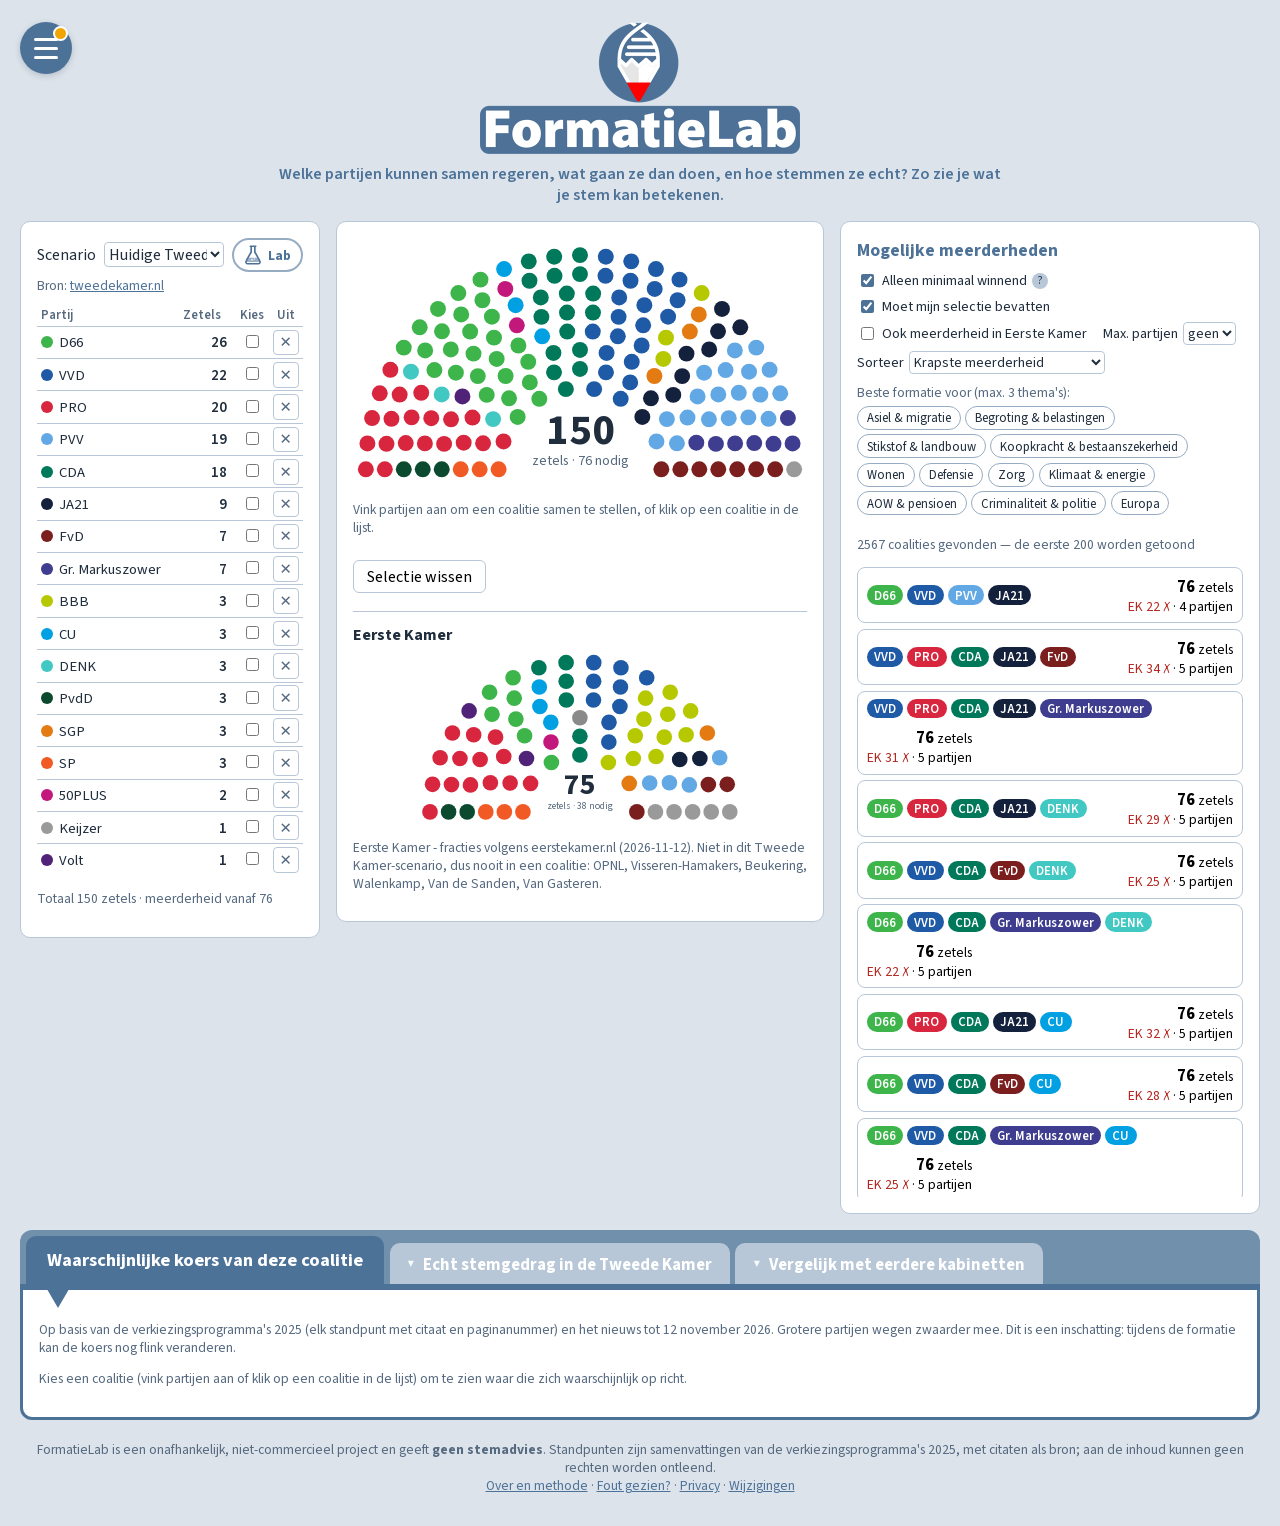
<file: index.html>
<!DOCTYPE html>
<html lang="nl">
<head>
  <meta charset="utf-8">
  <meta name="viewport" content="width=device-width, initial-scale=1">
  <title>FormatieLab</title>
  <meta name="description" content="Welke partijen kunnen samen regeren, wat gaan ze dan doen, en hoe stemmen ze echt? Met peilingen, verkiezingsprogramma's en stemgedrag uit de Tweede Kamer.">
  <link rel="icon" type="image/png" sizes="32x32" href="img/favicon-32.png">
  <link rel="apple-touch-icon" href="img/icoon-192.png">
  <link rel="stylesheet" href="style.css">
</head>
<body>
  <header class="kop">
    <button type="button" class="menuknop" id="menuknop" aria-expanded="false" aria-controls="menu" title="Gegevens en bijwerken">
      <span></span><span></span><span></span>
    </button>
    <h1><img src="img/logo.png" alt="FormatieLab" class="logo" width="640" height="266"></h1>
    <p class="sub">Welke partijen kunnen samen regeren, wat gaan ze dan doen, en hoe stemmen ze echt? Zo zie je wat je stem kan betekenen.</p>
  </header>

  <aside class="menu" id="menu" hidden>
    <h2>Hoe actueel zijn de gegevens?</h2>
    <div class="actueel" id="actueel"></div>
    <button type="button" class="ververs" id="ververs">⟳ Controleren op nieuwe gegevens</button>
    <p class="klein" id="ververs-status"></p>
    <p class="klein">Peilingen en stemmingen worden elke ochtend rond 07:30 automatisch opgehaald. De Peilingwijzer zelf
      verschijnt onregelmatig, meestal eens per paar weken. Standpunten en eerdere kabinetten worden met de hand bijgehouden.</p>
    <ul class="menu-links">
      <li><a href="over.html">Over en methode</a></li>
      <li><a href="over.html#stemadvies">Geen stemadvies: waarom?</a></li>
      <li><a href="over.html#fout">Fout gezien? Meld het</a></li>
      <li><a href="over.html#wijzigingen">Wijzigingslogboek</a></li>
    </ul>
  </aside>

  <main>
    <section class="paneel" id="paneel-partijen">
      <div class="regel">
        <label for="scenario">Scenario</label>
        <select id="scenario"></select>
        <button type="button" class="labknop" id="labknop" aria-pressed="false" title="Lab: zetels zelf aanpassen">
          <svg viewBox="0 0 24 24" width="22" height="22" aria-hidden="true"><path d="M9 2.5h6M10 2.5v6.2L4.6 18.4A2 2 0 0 0 6.4 21.5h11.2a2 2 0 0 0 1.8-3.1L14 8.7V2.5" fill="none" stroke="currentColor" stroke-width="1.8" stroke-linecap="round" stroke-linejoin="round"/><path d="M7.2 15h9.6l2 3.4a.9.9 0 0 1-.8 1.3H6a.9.9 0 0 1-.8-1.3z" fill="currentColor" opacity=".55"/><circle cx="11" cy="17.3" r=".9" fill="#fff"/><circle cx="13.6" cy="16.2" r=".6" fill="#fff"/></svg>
          <span class="labtekst">Lab</span>
        </button>
      </div>
      <p id="scenario-bron" class="klein"></p>
      <table id="partijen">
        <thead>
          <tr><th>Partij</th><th>Zetels</th><th title="In coalitie">Kies</th><th title="Uitsluiten">Uit</th></tr>
        </thead>
        <tbody></tbody>
      </table>
      <p class="labuitleg" id="labuitleg" hidden>Lab staat aan: pas de zetels aan en zie direct welke meerderheden er ontstaan of verdwijnen.</p>
      <p id="totaal" class="klein"></p>
      <button type="button" id="herstel" class="link">Zetels terugzetten naar bron</button>
    </section>

    <section class="paneel" id="paneel-kamer">
      <svg class="halfrond" id="halfrond" viewBox="-1.06 -1.08 2.12 1.16" role="img" aria-label="Zetelverdeling"></svg>
      <div id="samenvatting"></div>
      <button type="button" id="wis">Selectie wissen</button>
      <h3 class="ek-titel">Eerste Kamer</h3>
      <svg class="halfrond" id="halfrond-ek" viewBox="-1.06 -1.08 2.12 1.16" role="img" aria-label="Zetelverdeling Eerste Kamer"></svg>
      <p id="ek-bron" class="klein"></p>
    </section>

    <section class="paneel" id="paneel-coalities">
      <h2>Mogelijke meerderheden</h2>
      <div class="filters">
        <label><input type="checkbox" id="f-minimaal"> Alleen minimaal winnend <span class="uitleg" title="Elke partij in de coalitie is nodig voor de meerderheid">?</span></label>
        <label><input type="checkbox" id="f-selectie"> Moet mijn selectie bevatten</label>
        <label><input type="checkbox" id="f-ek"> Ook meerderheid in Eerste Kamer</label>
        <label>Max. partijen
          <select id="f-max">
            <option value="0">geen</option><option value="2">2</option><option value="3">3</option>
            <option value="4">4</option><option value="5">5</option><option value="6">6</option>
          </select>
        </label>
        <label>Sorteer
          <select id="f-sorteer">
            <option value="krap">Krapste meerderheid</option>
            <option value="weinig">Minste partijen</option>
            <option value="groot">Grootste meerderheid</option>
            <option value="thema">Beste voor gekozen thema's</option>
          </select>
        </label>
      </div>
      <div class="themakeuze">
        <span class="klein">Beste formatie voor (max. 3 thema's):</span>
        <div id="f-themas" class="themaknoppen"></div>
        <div id="f-richting" class="richtingen"></div>
      </div>
      <p id="aantal" class="klein"></p>
      <ol id="coalities"></ol>
    </section>
  </main>

  <section class="tabs" id="paneel-tabs">
    <div class="tabbalk" role="tablist" aria-label="Analyse van de gekozen coalitie">
      <button type="button" class="tab" role="tab" id="tab-analyse" aria-controls="paneel-analyse" data-tab="analyse">Waarschijnlijke koers van deze coalitie</button>
      <button type="button" class="tab" role="tab" id="tab-stemgedrag" aria-controls="paneel-stemgedrag" data-tab="stemgedrag">Echt stemgedrag in de Tweede Kamer</button>
      <button type="button" class="tab" role="tab" id="tab-historie" aria-controls="paneel-historie" data-tab="historie">Vergelijk met eerdere kabinetten</button>
    </div>

    <div class="tabpaneel" role="tabpanel" id="paneel-analyse" aria-labelledby="tab-analyse">
      <p class="klein" id="analyse-uitleg"></p>
      <div id="analyse"></div>
    </div>

    <div class="tabpaneel" role="tabpanel" id="paneel-stemgedrag" aria-labelledby="tab-stemgedrag">
      <p class="klein">Hoe vaak stemden deze partijen echt hetzelfde over moties, amendementen en wetten? Gebaseerd op alle
        stemmingen in de huidige Tweede Kamer, niet op inschattingen.</p>
      <div id="stemgedrag"></div>
    </div>

    <div class="tabpaneel" role="tabpanel" id="paneel-historie" aria-labelledby="tab-historie">
      <p class="klein">Welke echte kabinetten sinds 2002 hadden (deels) dezelfde partijen, hoe lang hielden ze het vol,
        en wat deden ze echt per thema? Naast elkaar met de verwachting voor jouw coalitie.</p>
      <div id="historie"></div>
    </div>
  </section>

  <footer class="klein">
    FormatieLab is een onafhankelijk, niet-commercieel project en geeft <strong>geen stemadvies</strong>.
    Standpunten zijn samenvattingen van de verkiezingsprogramma's 2025, met citaten als bron; aan de inhoud kunnen geen rechten worden ontleend.
    <br><a href="over.html">Over en methode</a> · <a href="over.html#fout">Fout gezien?</a> · <a href="over.html#privacy">Privacy</a> · <a href="over.html#wijzigingen">Wijzigingen</a>
  </footer>

  <script src="wijzigingen.js"></script>
  <script src="data.js"></script>
  <script src="eerstekamer.js"></script>
  <script src="tweedekamer.js"></script>
  <script src="peilingen.js"></script>
  <script src="standpunten.js"></script>
  <script src="stemgedrag.js"></script>
  <script src="stemanalyse.js"></script>
  <script src="analyse.js"></script>
  <script src="kerncijfers.js"></script>
  <script src="kabinetten.js"></script>
  <script src="akkoord-citaten.js"></script>
  <script src="historie.js"></script>
  <script src="app.js"></script>
  <script src="actueel.js"></script>
  <script>
    // Tabbladen: klik op een tab om die te openen; klik op de open tab om alles in te klappen.
    // De keuze wordt onthouden.
    (function () {
      var SLEUTEL = 'formatielab-tab';
      var tabs = Array.prototype.slice.call(document.querySelectorAll('.tabbalk .tab'));
      function toon(naam) {
        tabs.forEach(function (t) {
          var actief = t.dataset.tab === naam;
          t.classList.toggle('actief', actief);
          t.setAttribute('aria-selected', actief ? 'true' : 'false');
          document.getElementById(t.getAttribute('aria-controls')).hidden = !actief;
        });
        document.getElementById('paneel-tabs').classList.toggle('ingeklapt', !naam);
        localStorage.setItem(SLEUTEL, naam || 'dicht');
      }
      tabs.forEach(function (t) {
        t.addEventListener('click', function () {
          toon(t.classList.contains('actief') ? '' : t.dataset.tab);
        });
      });
      var bewaard = localStorage.getItem(SLEUTEL);
      toon(bewaard === 'dicht' ? '' : (tabs.some(function (t) { return t.dataset.tab === bewaard; }) ? bewaard : 'analyse'));
    })();
  </script>
</body>
</html>
</file>
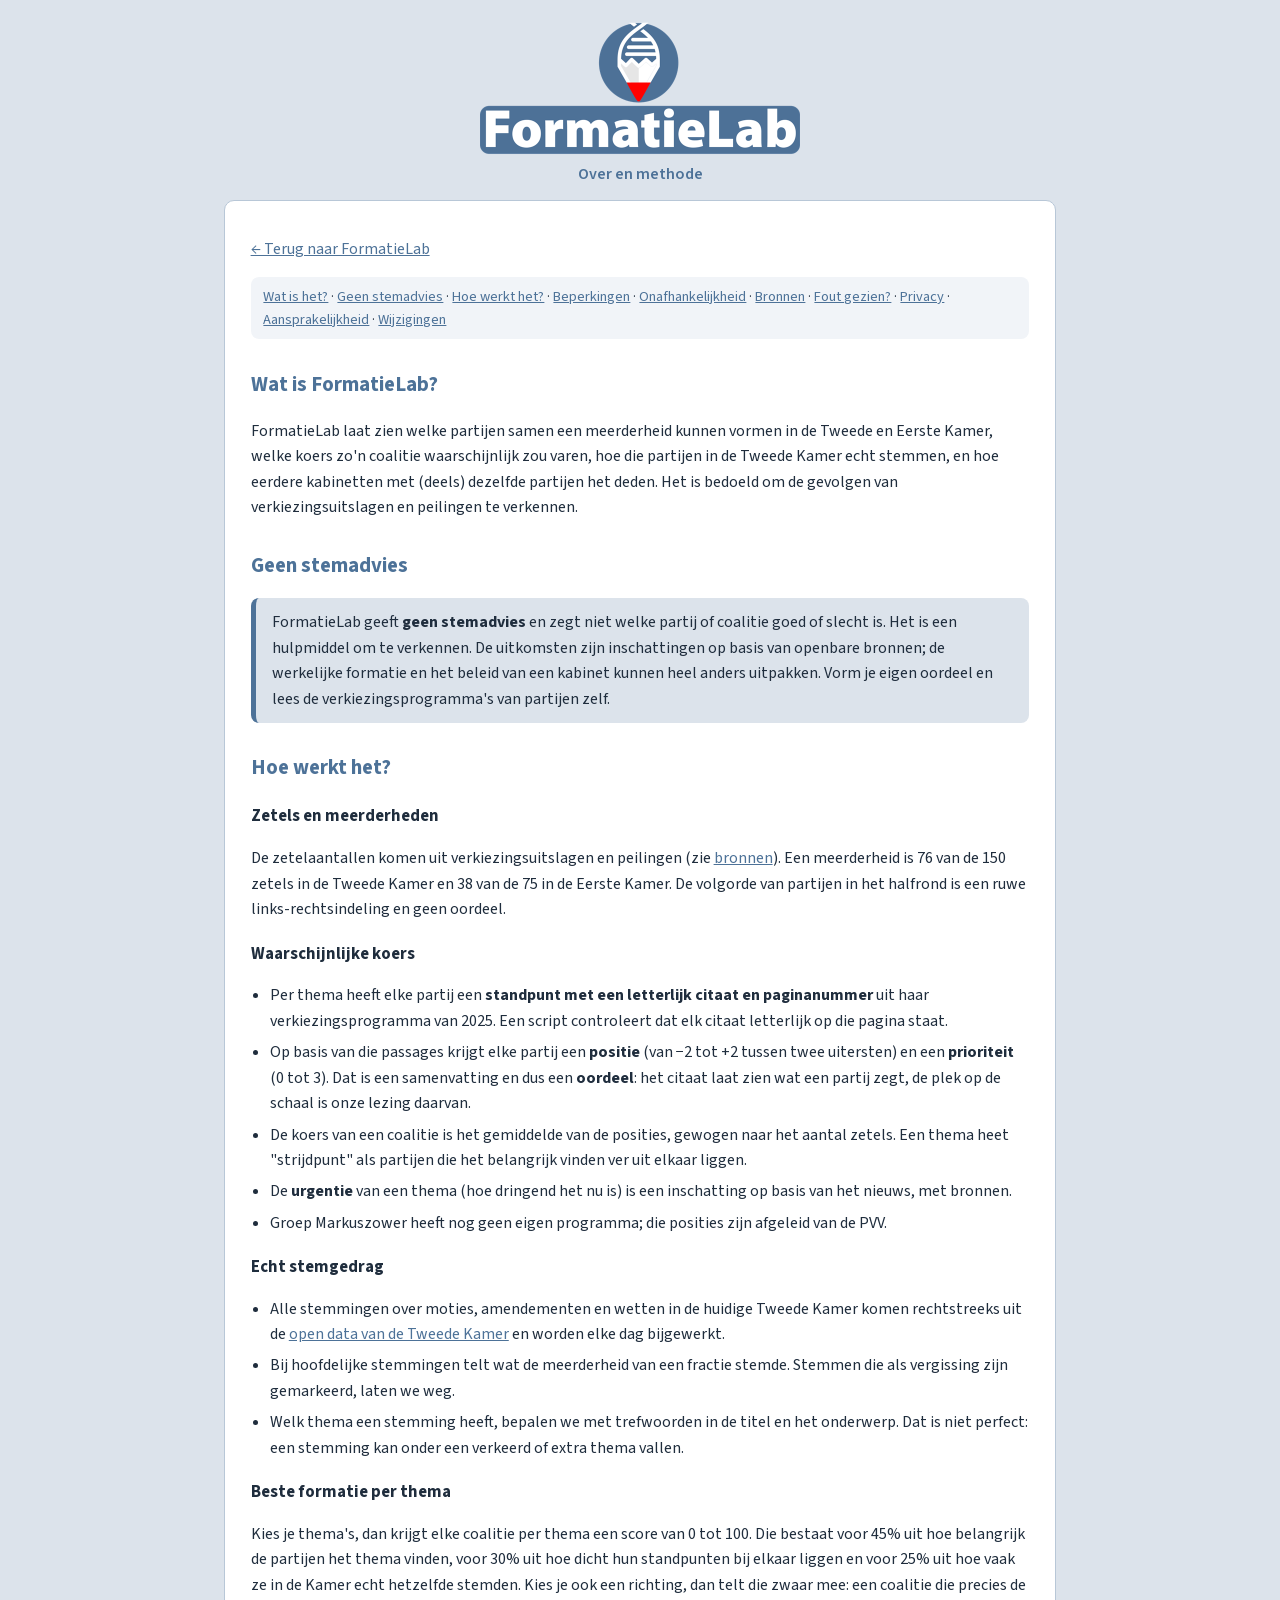
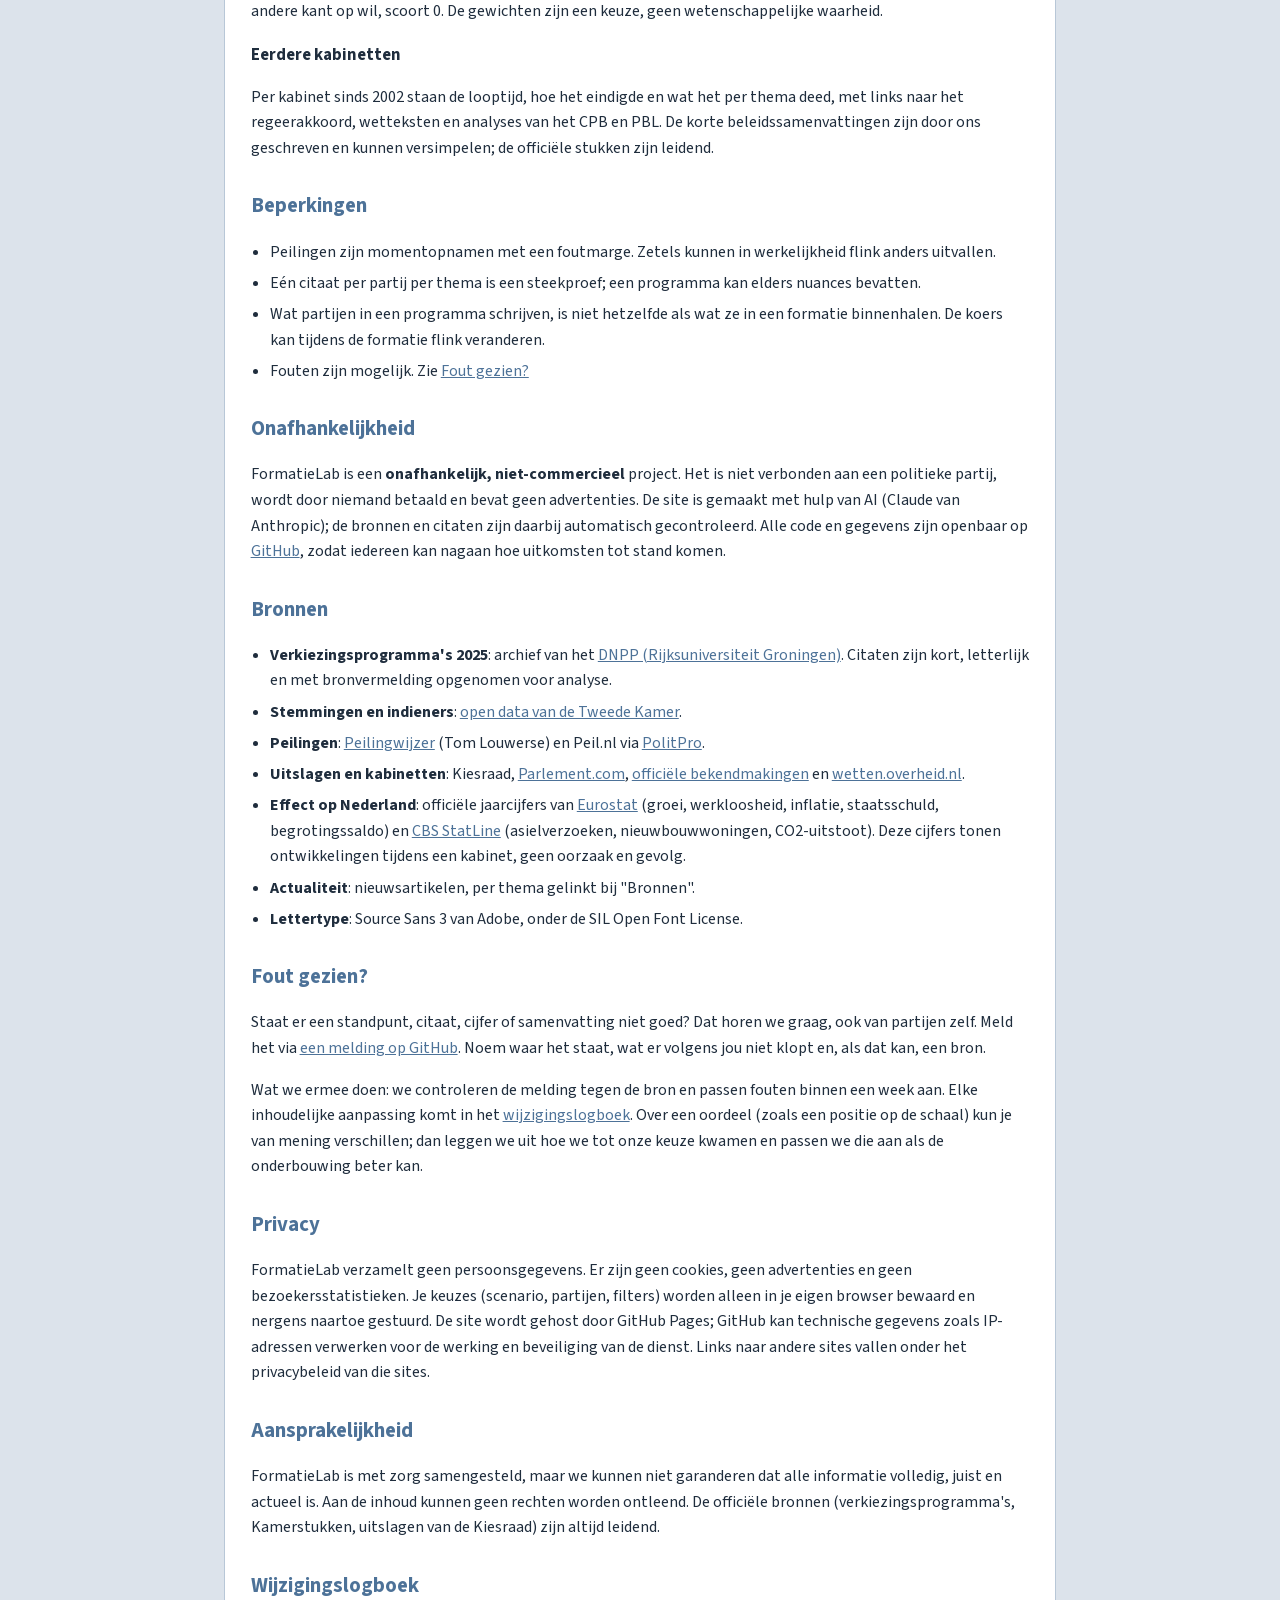
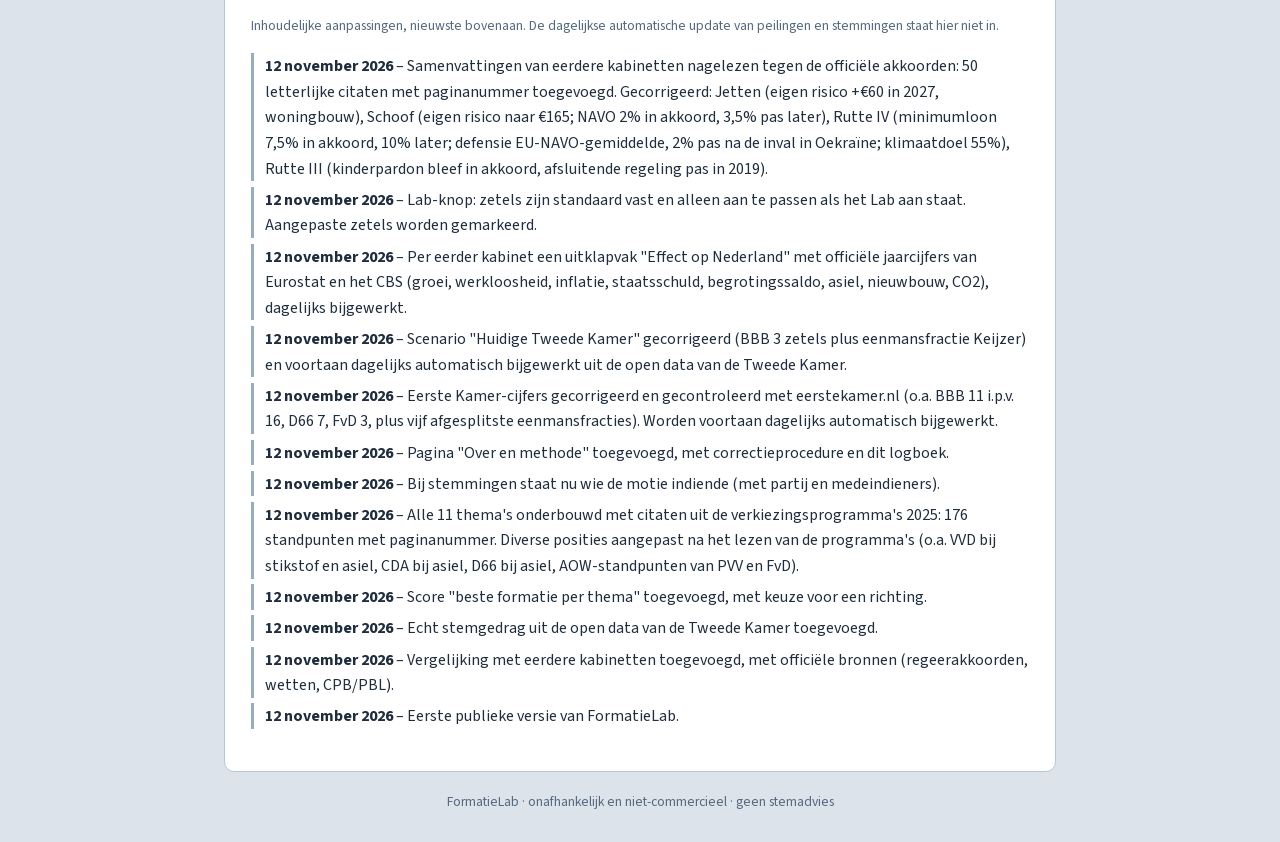
<file: over.html>
<!DOCTYPE html>
<html lang="nl">
<head>
  <meta charset="utf-8">
  <meta name="viewport" content="width=device-width, initial-scale=1">
  <title>Over en methode – FormatieLab</title>
  <meta name="description" content="Hoe FormatieLab werkt: bronnen, rekenwijze, beperkingen, onafhankelijkheid en hoe je een fout meldt.">
  <link rel="icon" type="image/png" sizes="32x32" href="img/favicon-32.png">
  <link rel="apple-touch-icon" href="img/icoon-192.png">
  <link rel="stylesheet" href="style.css">
</head>
<body class="tekstpagina">
  <header class="kop">
    <h1><a href="./" title="Terug naar FormatieLab"><img src="img/logo.png" alt="FormatieLab" class="logo" width="640" height="266"></a></h1>
    <p class="sub">Over en methode</p>
  </header>

  <main class="tekst paneel">
    <p><a href="./">← Terug naar FormatieLab</a></p>

    <nav class="inhoud" aria-label="Inhoud">
      <a href="#wat">Wat is het?</a> · <a href="#stemadvies">Geen stemadvies</a> · <a href="#methode">Hoe werkt het?</a> ·
      <a href="#beperkingen">Beperkingen</a> · <a href="#onafhankelijk">Onafhankelijkheid</a> · <a href="#bronnen">Bronnen</a> ·
      <a href="#fout">Fout gezien?</a> · <a href="#privacy">Privacy</a> · <a href="#aansprakelijkheid">Aansprakelijkheid</a> ·
      <a href="#wijzigingen">Wijzigingen</a>
    </nav>

    <h2 id="wat">Wat is FormatieLab?</h2>
    <p>FormatieLab laat zien welke partijen samen een meerderheid kunnen vormen in de Tweede en Eerste Kamer, welke koers zo'n
      coalitie waarschijnlijk zou varen, hoe die partijen in de Tweede Kamer echt stemmen, en hoe eerdere kabinetten met
      (deels) dezelfde partijen het deden. Het is bedoeld om de gevolgen van verkiezingsuitslagen en peilingen te verkennen.</p>

    <h2 id="stemadvies">Geen stemadvies</h2>
    <p class="nadruk">FormatieLab geeft <strong>geen stemadvies</strong> en zegt niet welke partij of coalitie goed of slecht is.
      Het is een hulpmiddel om te verkennen. De uitkomsten zijn inschattingen op basis van openbare bronnen; de werkelijke
      formatie en het beleid van een kabinet kunnen heel anders uitpakken. Vorm je eigen oordeel en lees de
      verkiezingsprogramma's van partijen zelf.</p>

    <h2 id="methode">Hoe werkt het?</h2>
    <h3>Zetels en meerderheden</h3>
    <p>De zetelaantallen komen uit verkiezingsuitslagen en peilingen (zie <a href="#bronnen">bronnen</a>). Een meerderheid is
      76 van de 150 zetels in de Tweede Kamer en 38 van de 75 in de Eerste Kamer. De volgorde van partijen in het halfrond is
      een ruwe links-rechtsindeling en geen oordeel.</p>

    <h3>Waarschijnlijke koers</h3>
    <ul>
      <li>Per thema heeft elke partij een <strong>standpunt met een letterlijk citaat en paginanummer</strong> uit haar
        verkiezingsprogramma van 2025. Een script controleert dat elk citaat letterlijk op die pagina staat.</li>
      <li>Op basis van die passages krijgt elke partij een <strong>positie</strong> (van −2 tot +2 tussen twee uitersten) en een
        <strong>prioriteit</strong> (0 tot 3). Dat is een samenvatting en dus een <strong>oordeel</strong>: het citaat laat zien
        wat een partij zegt, de plek op de schaal is onze lezing daarvan.</li>
      <li>De koers van een coalitie is het gemiddelde van de posities, gewogen naar het aantal zetels. Een thema heet
        "strijdpunt" als partijen die het belangrijk vinden ver uit elkaar liggen.</li>
      <li>De <strong>urgentie</strong> van een thema (hoe dringend het nu is) is een inschatting op basis van het nieuws, met
        bronnen.</li>
      <li>Groep Markuszower heeft nog geen eigen programma; die posities zijn afgeleid van de PVV.</li>
    </ul>

    <h3>Echt stemgedrag</h3>
    <ul>
      <li>Alle stemmingen over moties, amendementen en wetten in de huidige Tweede Kamer komen rechtstreeks uit de
        <a href="https://opendata.tweedekamer.nl" target="_blank" rel="noopener noreferrer">open data van de Tweede Kamer</a>
        en worden elke dag bijgewerkt.</li>
      <li>Bij hoofdelijke stemmingen telt wat de meerderheid van een fractie stemde. Stemmen die als vergissing zijn
        gemarkeerd, laten we weg.</li>
      <li>Welk thema een stemming heeft, bepalen we met trefwoorden in de titel en het onderwerp. Dat is niet perfect: een
        stemming kan onder een verkeerd of extra thema vallen.</li>
    </ul>

    <h3>Beste formatie per thema</h3>
    <p>Kies je thema's, dan krijgt elke coalitie per thema een score van 0 tot 100. Die bestaat voor 45% uit hoe belangrijk
      de partijen het thema vinden, voor 30% uit hoe dicht hun standpunten bij elkaar liggen en voor 25% uit hoe vaak ze in de
      Kamer echt hetzelfde stemden. Kies je ook een richting, dan telt die zwaar mee: een coalitie die precies de andere kant
      op wil, scoort 0. De gewichten zijn een keuze, geen wetenschappelijke waarheid.</p>

    <h3>Eerdere kabinetten</h3>
    <p>Per kabinet sinds 2002 staan de looptijd, hoe het eindigde en wat het per thema deed, met links naar het
      regeerakkoord, wetteksten en analyses van het CPB en PBL. De korte beleidssamenvattingen zijn door ons geschreven en
      kunnen versimpelen; de officiële stukken zijn leidend.</p>

    <h2 id="beperkingen">Beperkingen</h2>
    <ul>
      <li>Peilingen zijn momentopnamen met een foutmarge. Zetels kunnen in werkelijkheid flink anders uitvallen.</li>
      <li>Eén citaat per partij per thema is een steekproef; een programma kan elders nuances bevatten.</li>
      <li>Wat partijen in een programma schrijven, is niet hetzelfde als wat ze in een formatie binnenhalen. De koers kan
        tijdens de formatie flink veranderen.</li>
      <li>Fouten zijn mogelijk. Zie <a href="#fout">Fout gezien?</a></li>
    </ul>

    <h2 id="onafhankelijk">Onafhankelijkheid</h2>
    <p>FormatieLab is een <strong>onafhankelijk, niet-commercieel</strong> project. Het is niet verbonden aan een politieke
      partij, wordt door niemand betaald en bevat geen advertenties. De site is gemaakt met hulp van AI (Claude van
      Anthropic); de bronnen en citaten zijn daarbij automatisch gecontroleerd. Alle code en gegevens zijn openbaar op
      <a href="https://github.com/AprotonGuy/Formatielab" target="_blank" rel="noopener noreferrer">GitHub</a>, zodat iedereen
      kan nagaan hoe uitkomsten tot stand komen.</p>

    <h2 id="bronnen">Bronnen</h2>
    <ul>
      <li><strong>Verkiezingsprogramma's 2025</strong>: archief van het
        <a href="https://www.rug.nl/research/dnpp/verkiezingen/tweede-kamer/tk-verkiezingen-2025" target="_blank" rel="noopener noreferrer">DNPP (Rijksuniversiteit Groningen)</a>.
        Citaten zijn kort, letterlijk en met bronvermelding opgenomen voor analyse.</li>
      <li><strong>Stemmingen en indieners</strong>: <a href="https://opendata.tweedekamer.nl" target="_blank" rel="noopener noreferrer">open data van de Tweede Kamer</a>.</li>
      <li><strong>Peilingen</strong>: <a href="https://peilingwijzer.tomlouwerse.nl/" target="_blank" rel="noopener noreferrer">Peilingwijzer</a>
        (Tom Louwerse) en Peil.nl via <a href="https://politpro.eu/nl/nederland" target="_blank" rel="noopener noreferrer">PolitPro</a>.</li>
      <li><strong>Uitslagen en kabinetten</strong>: Kiesraad, <a href="https://www.parlement.com" target="_blank" rel="noopener noreferrer">Parlement.com</a>,
        <a href="https://zoek.officielebekendmakingen.nl" target="_blank" rel="noopener noreferrer">officiële bekendmakingen</a> en
        <a href="https://wetten.overheid.nl" target="_blank" rel="noopener noreferrer">wetten.overheid.nl</a>.</li>
      <li><strong>Effect op Nederland</strong>: officiële jaarcijfers van <a href="https://ec.europa.eu/eurostat" target="_blank" rel="noopener noreferrer">Eurostat</a>
        (groei, werkloosheid, inflatie, staatsschuld, begrotingssaldo) en <a href="https://opendata.cbs.nl/statline/" target="_blank" rel="noopener noreferrer">CBS StatLine</a>
        (asielverzoeken, nieuwbouwwoningen, CO2-uitstoot). Deze cijfers tonen ontwikkelingen tijdens een kabinet, geen oorzaak en gevolg.</li>
      <li><strong>Actualiteit</strong>: nieuwsartikelen, per thema gelinkt bij "Bronnen".</li>
      <li><strong>Lettertype</strong>: Source Sans 3 van Adobe, onder de SIL Open Font License.</li>
    </ul>

    <h2 id="fout">Fout gezien?</h2>
    <p>Staat er een standpunt, citaat, cijfer of samenvatting niet goed? Dat horen we graag, ook van partijen zelf. Meld het
      via <span id="contact"></span>. Noem waar het staat, wat er volgens jou niet klopt en, als dat kan, een bron.</p>
    <p>Wat we ermee doen: we controleren de melding tegen de bron en passen fouten <span id="reactietijd">zo snel mogelijk</span>
      aan. Elke inhoudelijke aanpassing komt in het <a href="#wijzigingen">wijzigingslogboek</a>. Over een oordeel (zoals een
      positie op de schaal) kun je van mening verschillen; dan leggen we uit hoe we tot onze keuze kwamen en passen we die aan
      als de onderbouwing beter kan.</p>

    <h2 id="privacy">Privacy</h2>
    <p>FormatieLab verzamelt geen persoonsgegevens. Er zijn geen cookies, geen advertenties en geen bezoekersstatistieken.
      Je keuzes (scenario, partijen, filters) worden alleen in je eigen browser bewaard en nergens naartoe gestuurd. De site
      wordt gehost door GitHub Pages; GitHub kan technische gegevens zoals IP-adressen verwerken voor de werking en
      beveiliging van de dienst. Links naar andere sites vallen onder het privacybeleid van die sites.</p>

    <h2 id="aansprakelijkheid">Aansprakelijkheid</h2>
    <p>FormatieLab is met zorg samengesteld, maar we kunnen niet garanderen dat alle informatie volledig, juist en actueel
      is. Aan de inhoud kunnen geen rechten worden ontleend. De officiële bronnen (verkiezingsprogramma's, Kamerstukken,
      uitslagen van de Kiesraad) zijn altijd leidend.</p>

    <h2 id="wijzigingen">Wijzigingslogboek</h2>
    <p class="klein">Inhoudelijke aanpassingen, nieuwste bovenaan. De dagelijkse automatische update van peilingen en stemmingen
      staat hier niet in.</p>
    <ul class="logboek" id="logboek"></ul>
  </main>

  <footer class="klein">FormatieLab · onafhankelijk en niet-commercieel · geen stemadvies</footer>

  <script src="wijzigingen.js"></script>
  <script>
    (function () {
      var c = window.CONTACT || {};
      document.getElementById('contact').innerHTML = window.contactHTML ? window.contactHTML() : '';
      if (c.reactietijd) document.getElementById('reactietijd').textContent = c.reactietijd;
      var maanden = ['januari', 'februari', 'maart', 'april', 'mei', 'juni', 'juli', 'augustus', 'september', 'oktober', 'november', 'december'];
      document.getElementById('logboek').innerHTML = (window.WIJZIGINGEN || []).map(function (w) {
        var d = w.datum.split('-');
        return '<li><strong>' + Number(d[2]) + ' ' + maanden[Number(d[1]) - 1] + ' ' + d[0] + '</strong> – ' + w.wat + '</li>';
      }).join('');
    })();
  </script>
</body>
</html>
</file>
<file: style.css>
/* Lettertype: Source Sans 3 (Adobe, SIL Open Font License 1.1, zie fonts/SourceSans3-LICENSE.md).
   Variabel font: alle gewichten van 200 t/m 900 in één bestand. */
@font-face {
  font-family: 'Source Sans 3';
  src: url('fonts/SourceSans3VF-Upright.ttf.woff2') format('woff2');
  font-weight: 200 900;
  font-style: normal;
  font-display: swap;
}
@font-face {
  font-family: 'Source Sans 3';
  src: url('fonts/SourceSans3VF-Italic.ttf.woff2') format('woff2');
  font-weight: 200 900;
  font-style: italic;
  font-display: swap;
}

:root {
  /* Kleurenpalet (van donker naar licht) */
  --blauw-1: #4D7298;
  --blauw-2: #7090AC;
  --blauw-3: #96ACC3;
  --blauw-4: #B8C7D7;
  --blauw-5: #DCE3EB;

  --achtergrond: var(--blauw-5);
  --paneel: #ffffff;
  --vlak: #f1f4f8;
  --tekst: #1f2d3d;
  --zacht: #55697f;
  --lijn: var(--blauw-4);
  --lijn-licht: #e6ecf2;
  --accent: var(--blauw-1);
  --goed: #1e7a3c;
  --fout: #b3261e;
  font-family: "Source Sans 3", system-ui, -apple-system, "Segoe UI", Roboto, sans-serif;
  color: var(--tekst);
  background: var(--achtergrond);
}

* { box-sizing: border-box; }
body { margin: 0; padding: 1rem 1.25rem 2rem; }

body > header { background: var(--blauw-1); color: #fff; border-radius: 10px; padding: .9rem 1.2rem; margin-bottom: 1rem; }
header h1 { margin: 0; font-size: 1.6rem; }
header .sub { margin: .2rem 0 0; color: var(--blauw-5); }

main {
  display: grid;
  grid-template-columns: minmax(250px, 300px) minmax(320px, 1fr) minmax(300px, 420px);
  gap: 1rem;
  align-items: start;
}
@media (max-width: 1050px) {
  main { grid-template-columns: repeat(2, minmax(0, 1fr)); }
  #paneel-kamer { grid-column: 1 / -1; order: -1; }
}
@media (max-width: 680px) {
  main { grid-template-columns: minmax(0, 1fr); }
}

.paneel {
  background: var(--paneel);
  border: 1px solid var(--lijn);
  border-radius: 10px;
  padding: 1rem;
}
.paneel h2 { margin: 0 0 .6rem; font-size: 1.1rem; color: var(--blauw-1); }

.regel { display: flex; gap: .5rem; align-items: center; margin-bottom: .6rem; }
.regel select { flex: 1; min-width: 0; }
select, input[type=number], button { font: inherit; }

.klein { font-size: .85rem; color: var(--zacht); }
.waarschuwing { color: var(--fout); font-weight: 600; }

/* Partijtabel */
#partijen { width: 100%; border-collapse: collapse; font-size: .92rem; }
#partijen th { text-align: left; font-weight: 600; color: var(--zacht); font-size: .8rem; padding: .2rem .25rem; }
#partijen td { padding: .18rem .25rem; border-top: 1px solid var(--lijn); }
#partijen td:nth-child(n+2), #partijen th:nth-child(n+2) { text-align: center; }
#partijen input[type=number] { width: 3.6rem; padding: .1rem .2rem; text-align: right; }
#partijen tr.uitgesloten .naam { text-decoration: line-through; color: var(--zacht); }
#partijen tr.gekozen { background: var(--blauw-5); }
.stip { display: inline-block; width: .75rem; height: .75rem; border-radius: 50%; margin-right: .4rem; vertical-align: -1px; }
.sluit {
  border: 1px solid var(--lijn); background: #fff; border-radius: 4px;
  width: 1.6rem; height: 1.6rem; cursor: pointer; color: var(--zacht); padding: 0;
}
.sluit[aria-pressed=true] { background: var(--fout); color: #fff; border-color: var(--fout); }

button.link { background: none; border: none; color: var(--accent); padding: 0; cursor: pointer; text-decoration: underline; font-size: .85rem; }

/* Halfrond */
.halfrond { width: 100%; height: auto; display: block; }
.halfrond .zetel { transition: opacity .15s; }
.halfrond .gedimd { opacity: .18; }
.halfrond .uit { opacity: .07; }
.halfrond .midden-getal { font-size: .2px; font-weight: 700; text-anchor: middle; fill: var(--tekst); }
.halfrond .midden-label { font-size: .065px; text-anchor: middle; fill: var(--zacht); }

#samenvatting { margin: .6rem 0; min-height: 3.2rem; }
#samenvatting .status { font-size: 1.05rem; margin: 0 0 .35rem; }
#samenvatting .ok { color: var(--goed); font-weight: 700; }
#samenvatting .nee { color: var(--fout); font-weight: 700; }
#wis { padding: .3rem .8rem; border-radius: 6px; border: 1px solid var(--lijn); background: #fff; cursor: pointer; }

/* Chips */
.chips { display: flex; flex-wrap: wrap; gap: .25rem; }
.chip {
  display: inline-block; padding: .08rem .45rem; border-radius: 999px;
  color: #fff; font-size: .8rem; font-weight: 600; white-space: nowrap;
}

/* Coalitielijst */
.filters { display: flex; flex-wrap: wrap; gap: .4rem 1rem; font-size: .88rem; margin-bottom: .4rem; }
.filters label { display: flex; align-items: center; gap: .3rem; }
.uitleg { display: inline-block; width: 1rem; height: 1rem; line-height: 1rem; text-align: center; border-radius: 50%; background: var(--lijn); font-size: .7rem; cursor: help; }

#coalities { list-style: none; padding: 0; margin: 0; max-height: 70vh; overflow-y: auto; }
#coalities li + li { margin-top: .35rem; }
.coalitie {
  width: 100%; text-align: left; display: flex; justify-content: space-between; align-items: center; gap: .5rem;
  border: 1px solid var(--lijn); background: #fff; border-radius: 8px; padding: .45rem .55rem; cursor: pointer;
}
.coalitie:hover { border-color: var(--accent); }
.coalitie.actief { border-color: var(--accent); background: var(--blauw-5); }
.coalitie .cijfers { text-align: right; white-space: nowrap; font-size: .85rem; }
.coalitie .cijfers strong { font-size: 1.05rem; }

.coalitie .ek-ok { color: var(--goed); }
.coalitie .ek-nee { color: var(--fout); }

/* Eerste Kamer */
.ek-titel { margin: 1.1rem 0 .3rem; font-size: 1rem; border-top: 1px solid var(--lijn); padding-top: .8rem; }
#halfrond-ek { width: 70%; height: auto; display: block; margin: 0 auto; }
#samenvatting .ek-regel { margin: .35rem 0 0; font-size: .92rem; }
#samenvatting .ek-regel .ok, #samenvatting .ek-regel .nee { font-weight: 600; }

footer { margin-top: 1.25rem; }

/* Bron en marge */
#scenario-bron { margin: -.3rem 0 .5rem; }
.zetelcel { white-space: nowrap; }
.marge { display: block; font-size: .7rem; color: var(--zacht); line-height: 1.1; }

/* Analyse: wat gaat de coalitie doen? */
#paneel-analyse { margin-top: 1rem; }
.overzicht { display: grid; grid-template-columns: repeat(auto-fit, minmax(220px, 1fr)); gap: .75rem; margin-bottom: 1rem; }
.overzicht-blok { background: var(--vlak); border: 1px solid var(--lijn); border-radius: 8px; padding: .6rem .8rem; }
.overzicht-blok h3 { margin: 0 0 .35rem; font-size: .95rem; }
.overzicht-blok ul { margin: 0; padding-left: 1.1rem; font-size: .9rem; }
.overzicht-blok li + li { margin-top: .2rem; }

.rij-knoppen { display: flex; flex-wrap: wrap; align-items: center; gap: .3rem 1rem; margin-bottom: .5rem; }
.rij-knoppen .klein { margin-right: auto; }
.thema-lijst { display: flex; flex-direction: column; gap: .5rem; }
.thema-rij { border: 1px solid var(--lijn); border-left: 5px solid var(--blauw-3); border-radius: 8px; background: #fff; }
.thema-rij > summary { list-style: none; cursor: pointer; display: flex; flex-wrap: wrap; align-items: center; gap: .4rem .6rem; padding: .6rem .85rem; }
.thema-rij > summary::-webkit-details-marker { display: none; }
.thema-rij > summary:hover { background: var(--vlak); border-radius: 0 8px 8px 0; }
.thema-rij .pijl { display: inline-block; width: 1em; color: var(--zacht); transition: transform .15s; }
.thema-rij[open] .pijl { transform: rotate(90deg); }
.rij-naam { font-weight: 700; font-size: 1.02rem; }
.rij-richting { color: var(--zacht); font-size: .9rem; }
.thema-rij > summary .as.compact { margin: 0 0 0 auto; width: 180px; flex: none; }
.thema-rij[open] > summary .as.compact { visibility: hidden; }
.rij-inhoud { display: grid; grid-template-columns: minmax(0, 3fr) minmax(0, 2fr); gap: 1rem 1.5rem; padding: 0 .85rem .3rem 2.3rem; }
.rij-inhoud p, .thema-rij p { margin: .4rem 0; }
.thema-rij .richting { font-weight: 600; }
.meters { display: grid; gap: .45rem; margin: .5rem 0 .7rem; }
.meter-kop { display: flex; justify-content: space-between; font-size: .85rem; }
.meter-balk { height: 6px; background: var(--blauw-5); border-radius: 3px; overflow: hidden; margin-top: .15rem; }
.meter-balk span { display: block; height: 100%; background: var(--blauw-2); }
.buiten { font-size: .9rem; }
.standpunt-tabel { width: calc(100% - 3.15rem); margin: .3rem .85rem .3rem 2.3rem; border-collapse: collapse; font-size: .9rem; }
.standpunt-tabel th { text-align: left; font-size: .78rem; color: var(--zacht); font-weight: 600; border-bottom: 1px solid var(--lijn); padding: .25rem .4rem; }
.standpunt-tabel td { border-bottom: 1px solid var(--lijn-licht); padding: .3rem .4rem; vertical-align: top; }
.standpunt-tabel .getal { text-align: right; }
.prio { letter-spacing: .1em; color: var(--accent); white-space: nowrap; }
.actualiteit { font-size: .88rem; margin: .4rem .85rem .8rem 2.3rem !important; padding: .4rem .6rem; background: var(--vlak); border-radius: 6px; }
.bronnen { margin: 0 .85rem .8rem 2.3rem; border: 1px solid var(--lijn); border-radius: 6px; background: var(--vlak); font-size: .88rem; }
.bronnen > summary { cursor: pointer; padding: .4rem .6rem; color: var(--accent); font-weight: 600; }
.bronnen-inhoud { display: grid; grid-template-columns: repeat(auto-fit, minmax(240px, 1fr)); gap: .5rem 1.2rem; padding: 0 .6rem; }
.bronnen h4 { margin: .3rem 0 .25rem; font-size: .85rem; }
.bronnen ul { margin: 0; padding-left: 1.1rem; }
.bronnen li + li { margin-top: .2rem; }
.bronnen .verantwoording { margin: .5rem .6rem .6rem !important; }
@media (max-width: 760px) {
  .bronnen { margin-left: .85rem; }
  .rij-inhoud { grid-template-columns: 1fr; padding-left: .85rem; }
  .standpunt-tabel { width: calc(100% - 1.7rem); margin-left: .85rem; }
  .actualiteit { margin-left: .85rem !important; }
  .thema-rij > summary .as.compact { width: 100%; margin-left: 0; }
}

.badge { display: inline-block; padding: .05rem .5rem; border-radius: 999px; font-size: .75rem; font-weight: 600; background: var(--blauw-5); color: var(--tekst); }
.soort-speerpunt { border-left-color: #1e7a3c; }  .soort-speerpunt .soort, .badge.soort-speerpunt { background: #dcf1e2; color: #1e7a3c; }
.soort-compromis { border-left-color: #c98a00; }  .soort-compromis .soort, .badge.soort-compromis { background: #fbefd2; color: #8a5d00; }
.soort-strijd    { border-left-color: #b3261e; }  .soort-strijd .soort, .badge.soort-strijd { background: #f8dcda; color: #b3261e; }
.soort-midden    { border-left-color: var(--blauw-2); }  .soort-midden .soort, .badge.soort-midden { background: var(--blauw-5); color: var(--blauw-1); }
.soort-weinig    { border-left-color: var(--blauw-4); }  .soort-weinig .soort, .badge.soort-weinig { background: #efefef; color: #666; }
.badge.soort-mini { font-size: .7rem; padding: 0 .4rem; }
.badge.urgent-2 { background: #ffe8cc; color: #9a4a00; }
.badge.urgent-3 { background: #b3261e; color: #fff; }
.urgent-oordeel { font-size: .88rem; background: #fff6ea; border-radius: 6px; padding: .3rem .5rem; }

.as { margin: .5rem 0 .2rem; }
.as-balk { position: relative; background: linear-gradient(90deg, var(--blauw-5), #f3f6f9 50%, var(--blauw-5)); border-radius: 6px; margin: 0 7px; }
.as-midden { position: absolute; left: 50%; top: 0; bottom: 0; border-left: 1px dashed var(--blauw-3); }
.as-stip { position: absolute; width: 14px; height: 14px; margin-left: -7px; border-radius: 50%; border: 2px solid #fff; box-shadow: 0 0 0 1px rgba(0,0,0,.15); cursor: help; }
.as-stip.zwak { opacity: .45; }
.as-koers { position: absolute; top: -4px; bottom: -4px; width: 3px; margin-left: -1.5px; background: var(--tekst); border-radius: 2px; }
.as-labels { display: flex; justify-content: space-between; gap: .5rem; font-size: .72rem; color: var(--zacht); margin-top: .2rem; }
.as-labels span:last-child { text-align: right; }

/* Palet: knoppen, invoer en focus */
#wis, .sluit, .coalitie { background: var(--paneel); }
#wis:hover { background: var(--blauw-5); border-color: var(--blauw-3); }
select, input[type=number] { border: 1px solid var(--blauw-4); border-radius: 4px; background: #fff; color: var(--tekst); }
input[type=checkbox] { accent-color: var(--blauw-1); }
a { color: var(--blauw-1); }
a:visited { color: #5d5f8f; }
.uitleg { background: var(--blauw-4); color: var(--tekst); }
.prio { color: var(--blauw-1); }
.thema-rij[open] > summary { border-bottom: 1px solid var(--lijn-licht); margin-bottom: .4rem; }

/* Eerdere kabinetten */
#paneel-historie { margin-top: 1rem; }
.hist-samenvatting { background: var(--blauw-5); border-radius: 8px; padding: .6rem .8rem; margin: .4rem 0 .6rem; }
.hist-rij { border: 1px solid var(--lijn); border-left: 5px solid var(--blauw-3); border-radius: 8px; background: #fff; }
.hist-rij.exact { border-left-color: var(--blauw-1); }
.hist-rij > summary { list-style: none; cursor: pointer; display: flex; flex-wrap: wrap; align-items: center; gap: .4rem .6rem; padding: .6rem .85rem; }
.hist-rij > summary::-webkit-details-marker { display: none; }
.hist-rij > summary:hover { background: var(--vlak); border-radius: 0 8px 8px 0; }
.hist-rij .pijl { display: inline-block; width: 1em; color: var(--zacht); transition: transform .15s; }
.hist-rij[open] > summary .pijl { transform: rotate(90deg); }
.hist-rij > summary .chips { display: inline-flex; }
.hist-inhoud { padding: 0 0 .2rem; }
.hist-feiten { margin: .2rem .85rem .5rem 2.3rem; padding-left: 1rem; font-size: .92rem; }
.hist-feiten li + li { margin-top: .2rem; }
.hist-tabel td:first-child { white-space: nowrap; }
.bronnen-lijst { margin: 0 .6rem; padding-left: 1.1rem; }
.badge.hist-exact { background: var(--blauw-1); color: #fff; }
.badge.hist-overlap { background: var(--blauw-5); color: var(--blauw-1); }
.badge.hist-gevallen { background: #f8dcda; color: #b3261e; }
.badge.hist-vol { background: #dcf1e2; color: #1e7a3c; }
.badge.hist-zittend { background: var(--blauw-4); color: var(--tekst); }
@media (max-width: 760px) {
  .hist-feiten { margin-left: .85rem; }
  .hist-tabel td:first-child { white-space: normal; }
}
.hist-rij.anders > summary { opacity: .65; }

/* Eerdere kabinetten: uitklapbare thema's */
.hist-kop, .hist-thema > summary { display: grid; grid-template-columns: 1.2em minmax(140px, 1fr) minmax(0, 2.2fr) minmax(0, 1.6fr); gap: .3rem .8rem; align-items: start; }
.hist-kop { margin: .3rem .85rem 0 2.3rem; padding: 0 .4rem .25rem; font-size: .78rem; color: var(--zacht); font-weight: 600; border-bottom: 1px solid var(--lijn); }
.hist-kop span:first-child { grid-column: 2; }
.hist-themas { margin: 0 .85rem .4rem 2.3rem; }
.hist-thema { border-bottom: 1px solid var(--lijn-licht); }
.hist-thema > summary { list-style: none; cursor: pointer; padding: .4rem; font-size: .92rem; }
.hist-thema > summary::-webkit-details-marker { display: none; }
.hist-thema > summary:hover { background: var(--vlak); }
.hist-thema .pijl { display: inline-block; color: var(--zacht); transition: transform .15s; }
.hist-thema[open] > summary .pijl { transform: rotate(90deg); }
.hist-thema[open] > summary { background: var(--vlak); }
.ht-inhoud { display: grid; grid-template-columns: repeat(auto-fit, minmax(240px, 1fr)); gap: .4rem 1.2rem; padding: .3rem .4rem .7rem 2rem; font-size: .9rem; background: var(--vlak); }
.ht-inhoud h4 { margin: .3rem 0 .2rem; font-size: .82rem; color: var(--blauw-1); }
.ht-inhoud p { margin: .2rem 0; }
.ht-inhoud ul { margin: 0; padding-left: 1.1rem; }
.ht-inhoud li + li { margin-top: .15rem; }
.hist-verantwoording { margin: .2rem .85rem .7rem 2.3rem !important; }
@media (max-width: 760px) {
  .hist-kop { display: none; }
  .hist-themas { margin-left: .85rem; }
  .hist-thema > summary { grid-template-columns: 1.2em minmax(0, 1fr); }
  .hist-thema > summary .ht-toen, .hist-thema > summary .ht-nu { grid-column: 2; }
  .ht-inhoud { padding-left: .6rem; }
}

/* Inklapbare secties */
details.sectie > summary { list-style: none; cursor: pointer; display: flex; align-items: center; gap: .6rem; }
details.sectie > summary::-webkit-details-marker { display: none; }
details.sectie > summary h2 { margin: 0; display: inline; }
details.sectie > summary::before { content: '▸'; color: var(--blauw-1); font-size: 1.1rem; transition: transform .15s; display: inline-block; }
details.sectie[open] > summary::before { transform: rotate(90deg); }
details.sectie > summary .sectie-hint::after { content: 'klik om uit te klappen'; font-size: .8rem; color: var(--zacht); }
details.sectie[open] > summary .sectie-hint::after { content: 'klik om in te klappen'; }
details.sectie[open] > summary { margin-bottom: .6rem; }
details.sectie > summary:hover h2 { text-decoration: underline; }

/* Echt stemgedrag */
#paneel-stemgedrag { margin-top: 1rem; }
.sg-overzicht { display: grid; grid-template-columns: repeat(auto-fit, minmax(280px, 1fr)); gap: .75rem; margin-bottom: 1rem; }
.sg-paren { list-style: none; padding: 0; margin: 0; }
.sg-paren li { display: flex; align-items: center; gap: .35rem; flex-wrap: wrap; }
.sg-paren li + li { margin-top: .3rem; }
.sg-balk { display: inline-block; width: 90px; height: 7px; background: var(--blauw-5); border-radius: 4px; overflow: hidden; vertical-align: middle; }
.sg-balk > span { display: block; height: 100%; background: var(--blauw-2); }
.sg-balk > .sg-hoog { background: #1e7a3c; }
.sg-balk > .sg-midden { background: #c98a00; }
.sg-balk > .sg-laag { background: #b3261e; }
.sg-voorbeelden ul { padding-left: 1rem; }
.sg-voorbeelden li + li { margin-top: .5rem; }
.sg-voor { color: #1e7a3c; font-size: .85rem; }
.sg-tegen { color: #b3261e; font-size: .85rem; margin-left: .5rem; }
.sg-inhoud { grid-template-columns: minmax(220px, 1fr) minmax(0, 2fr); }
@media (max-width: 760px) { .sg-inhoud { grid-template-columns: 1fr; } }

/* Actualiteit van de gegevens (in de kop) */
header .actueel { margin: .45rem 0 0; font-size: .8rem; color: var(--blauw-5); }
header .actueel span.oud { text-decoration: underline wavy #ffd58a; }
header .actueel .oud-melding { display: inline-block; margin-left: .4rem; background: #fff3d6; color: #8a5d00; padding: .05rem .45rem; border-radius: 999px; }

/* Tabbladen onder de kamer: koers / stemgedrag / eerdere kabinetten */
.tabs { margin-top: 1rem; }
.tabbalk { display: flex; flex-wrap: wrap; gap: .35rem; align-items: flex-end; padding: .4rem .4rem 0; background: var(--blauw-2); border-radius: 12px 12px 0 0; }
.tab {
  font: inherit; font-weight: 700; font-size: 1.05rem; cursor: pointer;
  border: none; border-radius: 10px 10px 0 0; padding: .6rem 1.1rem;
  background: var(--blauw-4); color: #fff; display: flex; align-items: center; gap: .5rem;
}
.tab::before { content: '▼'; font-size: .8rem; opacity: .9; }
.tab:hover { background: var(--blauw-3); }
.tab.actief { background: var(--blauw-1); color: #fff; font-size: 1.15rem; padding: .75rem 1.3rem; }
.tab.actief::before { content: none; }
.tab:focus-visible { outline: 3px solid #fff; outline-offset: -3px; }
.tabpaneel { background: var(--paneel); border: 3px solid var(--blauw-1); border-top: 6px solid var(--blauw-1); border-radius: 0 0 12px 12px; padding: 1rem; }
.tabs.ingeklapt .tabbalk { border-radius: 12px; padding-bottom: .4rem; }
.tabs.ingeklapt .tab { border-radius: 10px; }
#paneel-analyse, #paneel-stemgedrag, #paneel-historie { margin-top: 0; }
@media (max-width: 760px) {
  .tab, .tab.actief { font-size: .95rem; padding: .5rem .8rem; flex: 1 1 100%; border-radius: 8px; }
  .tabbalk { padding-bottom: .4rem; }
}

/* Pijltje onder de geselecteerde tab (als een tekstballon), wijst naar de inhoud */
.tab.actief { position: relative; z-index: 2; }
.tab.actief::after {
  content: ''; position: absolute; left: 1.1rem; top: 100%;
  border-left: 14px solid transparent; border-right: 14px solid transparent;
  border-top: 24px solid var(--blauw-1);
}
.tabs.ingeklapt .tab::after { content: none; }
@media (max-width: 760px) { .tab.actief::after { top: 100%; border-top-width: 12px; border-left-width: 8px; border-right-width: 8px; } }

/* Beste formatie per thema */
.themakeuze { margin: .2rem 0 .5rem; }
.themaknoppen { display: flex; flex-wrap: wrap; gap: .3rem; margin-top: .25rem; }
.themaknop { font: inherit; font-size: .8rem; padding: .15rem .55rem; border-radius: 999px; border: 1px solid var(--blauw-3); background: #fff; color: var(--tekst); cursor: pointer; }
.themaknop:hover:not([disabled]) { background: var(--blauw-5); }
.themaknop.aan { background: var(--blauw-1); border-color: var(--blauw-1); color: #fff; font-weight: 600; }
.themaknop[disabled] { opacity: .45; cursor: not-allowed; }
.coalitie { flex-wrap: wrap; }
.themascores { flex-basis: 100%; display: flex; flex-wrap: wrap; gap: .25rem; margin-top: .3rem; }
.themascore { font-size: .75rem; padding: .05rem .45rem; border-radius: 999px; cursor: help; }
.themascore.score-hoog { background: #dcf1e2; color: #1e7a3c; }
.themascore.score-midden { background: #fbefd2; color: #8a5d00; }
.themascore.score-laag { background: #f8dcda; color: #b3261e; }

/* Richting per gekozen thema */
.richtingen { display: grid; gap: .3rem; margin-top: .4rem; }
.richtingrij { display: flex; flex-wrap: wrap; align-items: center; gap: .25rem; font-size: .8rem; }
.richting-naam { font-weight: 600; margin-right: .2rem; }
.richtingknop { font: inherit; font-size: .75rem; padding: .1rem .5rem; border-radius: 6px; border: 1px solid var(--blauw-4); background: #fff; color: var(--tekst); cursor: pointer; }
.richtingknop:hover { background: var(--blauw-5); }
.richtingknop.aan { background: var(--blauw-2); border-color: var(--blauw-2); color: #fff; font-weight: 600; }

/* Onderbouwing met citaten uit verkiezingsprogramma's */
.citaat { display: block; margin-top: .2rem; font-size: .8rem; font-style: italic; color: var(--zacht); }
.citaat a { font-style: normal; white-space: nowrap; }
.badge.bron-ok { background: #dcf1e2; color: #1e7a3c; }
.badge.bron-nee { background: #efefef; color: #777; font-weight: 500; }

/* Indiener van een motie */
.sg-indiener { font-size: .95rem; margin-right: .4rem; }
.sg-indiener .mede { font-weight: 400; font-size: .8rem; color: var(--zacht); }
.sg-voorbeelden li { padding: .35rem 0; }

/* Kop met logo en menu (vervangt de blauwe balk) */
body > header.kop { position: relative; background: none; color: var(--tekst); text-align: center; padding: .4rem 3.5rem .2rem; margin-bottom: .8rem; }
header.kop h1 { margin: 0; line-height: 0; }
header.kop .logo { width: min(320px, 70vw); height: auto; }
header.kop .sub { margin: .45rem auto 0; max-width: 46rem; color: var(--blauw-1); font-weight: 600; font-size: 1rem; }

.menuknop {
  position: absolute; left: 0; top: .4rem; width: 52px; height: 52px; border-radius: 50%;
  border: none; background: var(--blauw-1); cursor: pointer; display: flex; flex-direction: column;
  align-items: center; justify-content: center; gap: 6px; box-shadow: 0 2px 6px rgba(31, 45, 61, .2);
}
.menuknop span { display: block; width: 24px; height: 3px; border-radius: 2px; background: #fff; transition: transform .2s, opacity .2s; }
.menuknop.open span:nth-child(1) { transform: translateY(9px) rotate(45deg); }
.menuknop.open span:nth-child(2) { opacity: 0; }
.menuknop.open span:nth-child(3) { transform: translateY(-9px) rotate(-45deg); }
.menuknop.let-op::after { content: ''; position: absolute; top: 4px; right: 4px; width: 11px; height: 11px; border-radius: 50%; background: #f0a500; border: 2px solid #fff; }
.menuknop:focus-visible { outline: 3px solid var(--blauw-2); outline-offset: 2px; }

.menu {
  position: absolute; z-index: 20; left: 1.25rem; top: 4.4rem; width: min(360px, calc(100vw - 2.5rem));
  background: var(--blauw-1); color: #fff; border-radius: 14px; padding: 1rem 1.1rem; box-shadow: 0 8px 24px rgba(31, 45, 61, .3);
}
.menu h2 { margin: 0 0 .6rem; font-size: 1.05rem; }
.menu .klein { color: var(--blauw-5); }
.bronlijst { list-style: none; margin: 0; padding: 0; display: grid; gap: .45rem; }
.bronlijst li { display: grid; grid-template-columns: 1fr auto; gap: 0 .6rem; }
.bronlijst li span { font-weight: 600; }
.bronlijst li small { grid-column: 1 / -1; color: var(--blauw-5); font-size: .78rem; }
.bronlijst li.oud strong { color: #ffd58a; }
.menu .oud-melding { margin: .7rem 0 0; background: #fff3d6; color: #8a5d00; border-radius: 999px; padding: .3rem .8rem; font-weight: 600; font-size: .85rem; }
.ververs { margin-top: .8rem; width: 100%; font: inherit; font-weight: 700; border: none; border-radius: 999px; padding: .5rem 1rem; background: #fff; color: var(--blauw-1); cursor: pointer; }
.ververs:hover:not([disabled]) { background: var(--blauw-5); }
.ververs[disabled] { opacity: .6; cursor: wait; }
#ververs-status { min-height: 1.2em; margin: .5rem 0; color: #fff; }
@media (max-width: 680px) {
  body > header.kop { padding: .2rem 3rem 0; }
  header.kop .logo { width: min(220px, 60vw); }
  header.kop .sub { font-size: .88rem; }
  .menuknop { width: 44px; height: 44px; }
  .menu { left: .6rem; top: 3.6rem; }
}

/* Tekstpagina (Over en methode) */
.tekstpagina main.tekst { display: block; max-width: 52rem; margin: 0 auto; padding: 1.2rem 1.6rem 1.6rem; line-height: 1.6; }
.tekst h2 { color: var(--blauw-1); margin: 1.8rem 0 .5rem; font-size: 1.3rem; scroll-margin-top: 1rem; }
.tekst h3 { margin: 1.1rem 0 .3rem; font-size: 1.05rem; }
.tekst ul { padding-left: 1.2rem; }
.tekst li + li { margin-top: .35rem; }
.tekst .nadruk { background: var(--blauw-5); border-left: 5px solid var(--blauw-1); border-radius: 8px; padding: .7rem 1rem; }
.tekst .inhoud { font-size: .9rem; background: var(--vlak); border-radius: 8px; padding: .5rem .8rem; }
.logboek { list-style: none; padding-left: 0 !important; }
.logboek li { border-left: 3px solid var(--blauw-3); padding-left: .7rem; }
.tekstpagina footer, body > footer { text-align: center; color: var(--zacht); }

/* Links in het menu */
.menu-links { list-style: none; margin: 1rem 0 0; padding: .8rem 0 0; border-top: 1px solid rgba(255,255,255,.25); display: grid; gap: .35rem; }
.menu-links a { color: #fff; font-weight: 600; text-decoration: none; }
.menu-links a:hover { text-decoration: underline; }

/* Effect op Nederland (kerncijfers per kabinet) */
.hist-effect { margin-bottom: .6rem; }
.eff-uitleg { margin: .3rem .6rem !important; }
.eff-scroll { overflow-x: auto; margin: .3rem .6rem; }
.eff-tabel { border-collapse: collapse; font-size: .85rem; min-width: 100%; }
.eff-tabel th, .eff-tabel td { padding: .3rem .5rem; border-bottom: 1px solid var(--lijn-licht); white-space: nowrap; }
.eff-tabel thead th { color: var(--zacht); font-weight: 600; font-size: .78rem; }
.eff-tabel tbody th { text-align: left; font-weight: 600; cursor: help; }
.eff-tabel .getal { text-align: right; font-variant-numeric: tabular-nums; }
.eff-beter { color: #1e7a3c; font-weight: 600; }
.eff-slechter { color: #b3261e; font-weight: 600; }
.eff-neutraal { color: var(--zacht); font-weight: 600; }

/* Lab-knop: zetels alleen aanpasbaar als het Lab aan staat */
.labknop {
  display: inline-flex; align-items: center; gap: .3rem; flex: none;
  font: inherit; font-weight: 700; font-size: .85rem; cursor: pointer;
  padding: .25rem .6rem .25rem .45rem; border-radius: 999px;
  border: 2px solid var(--blauw-3); background: #fff; color: var(--blauw-1);
}
.labknop:hover { background: var(--blauw-5); }
.labknop.aan { background: var(--blauw-1); border-color: var(--blauw-1); color: #fff; }
.labknop:focus-visible { outline: 3px solid var(--blauw-2); outline-offset: 2px; }
.labuitleg { margin: .5rem 0 0; font-size: .82rem; background: var(--blauw-5); color: var(--blauw-1); border-radius: 8px; padding: .35rem .6rem; font-weight: 600; }

/* Zetels vast (Lab uit): gewoon een getal, geen invoerveld */
#partijen input.zetels[readonly] {
  border-color: transparent; background: transparent; cursor: default; font-weight: 600; color: var(--tekst);
  -moz-appearance: textfield; appearance: textfield;
}
#partijen input.zetels[readonly]::-webkit-inner-spin-button,
#partijen input.zetels[readonly]::-webkit-outer-spin-button { -webkit-appearance: none; margin: 0; }
#partijen input.zetels[readonly]:focus { outline: none; }
/* Lab aan: duidelijk bewerkbaar */
.lab-aan #partijen input.zetels { border: 1px solid var(--blauw-2); background: #fff; }
#partijen input.zetels.gewijzigd { color: #8a5d00; background: #fff3d6; border-color: #e0b44c; font-weight: 700; }
.ak-citaat { margin-top: .5rem !important; padding-top: .4rem; border-top: 1px dashed var(--lijn); }
</file>
